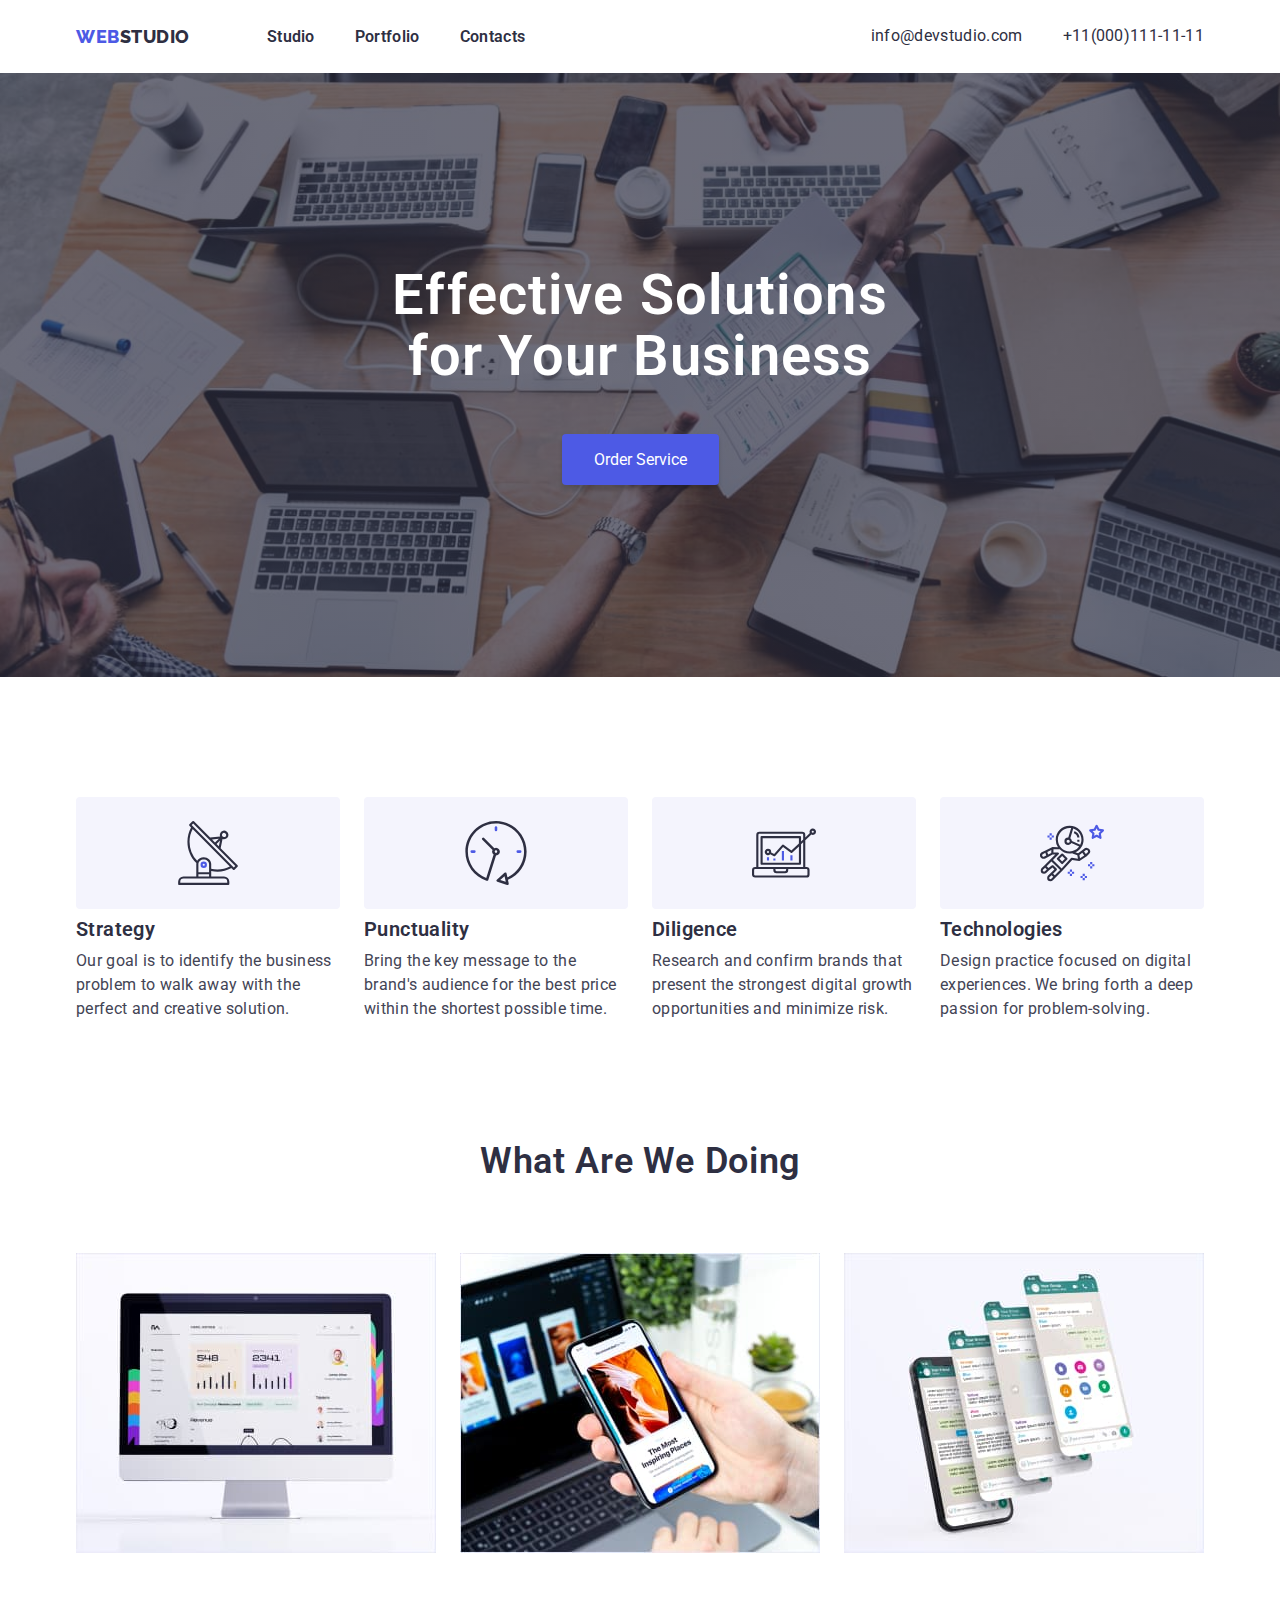
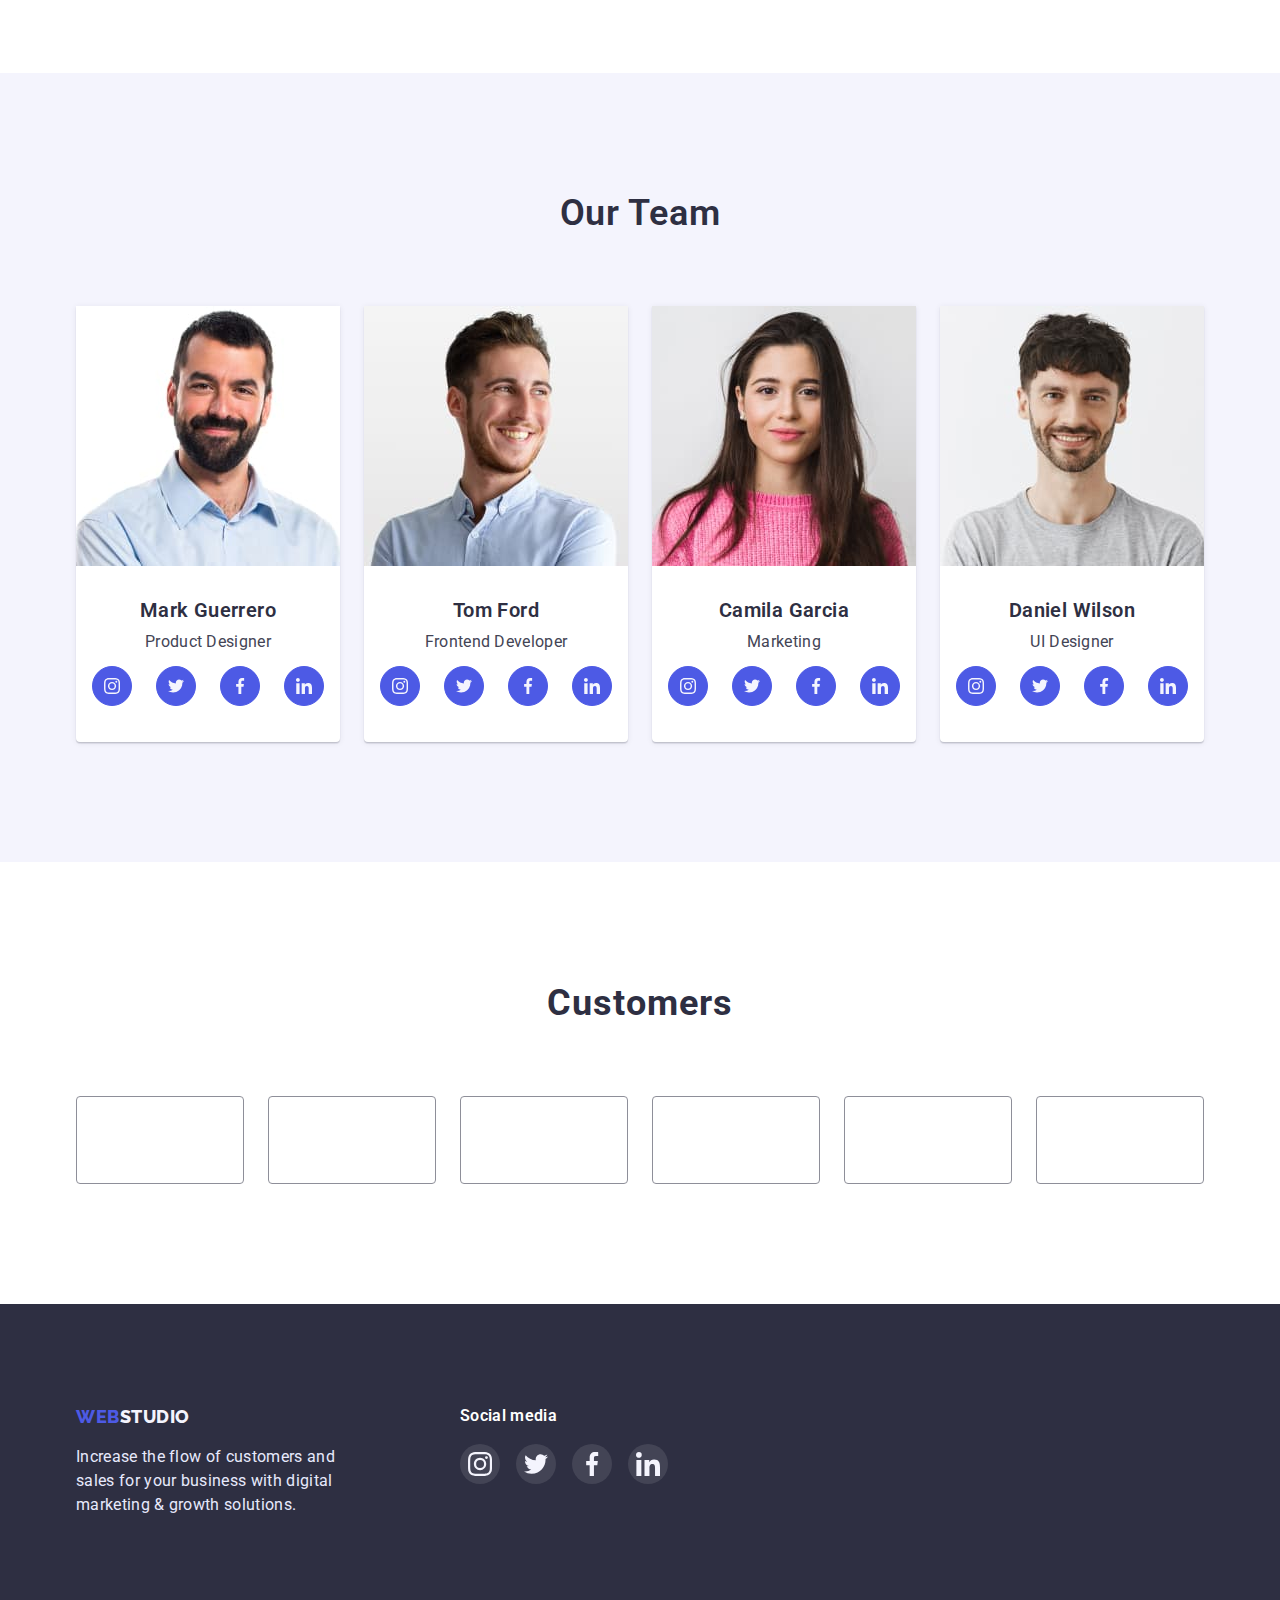
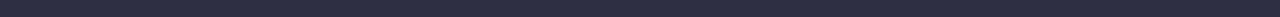
<file: index.html>
<!DOCTYPE html>
<html lang="uk">
  <head>
    <meta charset="UTF-8" />
    <meta http-equiv="X-UA-Compatible" content="IE=edge" />
    <meta name="viewport" content="width=device-width, initial-scale=1.0" />
    <link rel="stylesheet" href="css/modern-normalize.css" />
    <link rel="stylesheet" href="css/style.css" />
    <link rel="preconnect" href="https://fonts.googleapis.com" />
    <link rel="preconnect" href="https://fonts.gstatic.com" crossorigin />
    <link
      href="https://fonts.googleapis.com/css2?family=Raleway:wght@800&family=Roboto:wght@400;700&display=swap"
      rel="stylesheet"
    />
    <link rel="preconnect" href="https://fonts.googleapis.com" />
    <link rel="preconnect" href="https://fonts.gstatic.com" crossorigin />
    <link
      href="https://fonts.googleapis.com/css2?family=Raleway:wght@800&display=swap"
      rel="stylesheet"
    />
    <title>webstudio</title>
  </head>
  <body>
    <header>
      <div class="container header">
        <nav class="header__menu">
          <a class="logo" href="index.html"><span>Web</span>Studio</a>
          <ul class="header__menu__list">
            <li><a class="header__menu__link" href="index.html">Studio</a></li>
            <li>
              <a class="header__menu__link" href="portfolio.html">Portfolio</a>
            </li>
            <li><a class="header__menu__link" href="#">Contacts</a></li>
          </ul>
        </nav>
        <ul class="header__contact">
          <li>
            <a class="header__contact__link" href="mailto:info@devstudio.com"
              >info@devstudio.com</a
            >
          </li>
          <li>
            <a class="header__contact__link" href="tel:+110001111111"
              >+11(000)111-11-11</a
            >
          </li>
        </ul>
      </div>
    </header>
    <main>
      <section class="main__header">
        <div class="container">
          <h1>Effective Solutions for Your Business</h1>
          <button type="button">Order Service</button>
        </div>
      </section>
      <section class="main__text">
        <div class="container">
          <ul class="main__text__list">
            <li>
              <div class="main__text__list__icon">
                <svg class="icon-benefits" width="64px" height="64px">
                  <use href="./img/symbol-defs.svg#icon-antenna-min"></use>
                </svg>
              </div>
              <h3>Strategy</h3>
              <p>
                Our goal is to identify the business problem to walk away with
                the perfect and creative solution.
              </p>
            </li>
            <li>
              <div class="main__text__list__icon">
                <svg class="icon-benefits" width="64px" height="64px">
                  <use href="./img/symbol-defs.svg#icon-clock-min"></use>
                </svg>
              </div>
              <h3>Punctuality</h3>
              <p>
                Bring the key message to the brand's audience for the best price
                within the shortest possible time.
              </p>
            </li>
            <li>
              <div class="main__text__list__icon">
                <svg class="icon-benefits" width="64px" height="64px">
                  <use href="./img/symbol-defs.svg#icon-diagram-min"></use>
                </svg>
              </div>
              <h3>Diligence</h3>
              <p>
                Research and confirm brands that present the strongest digital
                growth opportunities and minimize risk.
              </p>
            </li>
            <li>
              <div class="main__text__list__icon">
                <svg class="icon-benefits" width="64px" height="64px">
                  <use href="./img/symbol-defs.svg#icon-astronaut--min"></use>
                </svg>
              </div>
              <h3>Technologies</h3>
              <p>
                Design practice focused on digital experiences. We bring forth a
                deep passion for problem-solving.
              </p>
            </li>
          </ul>
        </div>
      </section>
      <section class="main__descr section">
        <div class="container">
          <h2>What are we doing</h2>
          <ul class="main__descr__list">
            <li>
              <img
                width="360"
                height="300"
                src="img/Rectangle1.jpg"
                alt="розробка десктопних сайтів"
              />
            </li>
            <li>
              <img
                width="360"
                height="300"
                src="img/Rectangle2.jpg"
                alt="розробка мобільних додатків"
              />
            </li>
            <li>
              <img
                width="360"
                height="300"
                src="img/Rectangle3.jpg"
                alt="розробка дизайну"
              />
            </li>
          </ul>
        </div>
      </section>
      <section class="main__team section">
        <div class="container">
          <h2>Our Team</h2>
          <ul class="main__team__list">
            <li class="teammate">
              <img
                width="264"
                height="260"
                src="img/teams/img.jpg"
                alt="Марк Герреро"
              />
              <div class="teammate__text">
                <h3>Mark Guerrero</h3>
                <p>Product Designer</p>
                <ul class="social_media_team">
                  <li>
                    <a class="social_media_team-link" href="#">
                      <svg width="16px" height="16px">
                        <use href="./img/symbol-defs.svg#icon-instagram1"></use>
                      </svg>
                    </a>
                  </li>
                  <li>
                    <a class="social_media_team-link" href="#">
                      <svg width="16px" height="16px">
                        <use href="./img/symbol-defs.svg#icon-twitter1"></use>
                      </svg>
                    </a>
                  </li>
                  <li>
                    <a class="social_media_team-link" href="#">
                      <svg width="16px" height="16px">
                        <use href="./img/symbol-defs.svg#icon-facebook1"></use>
                      </svg>
                    </a>
                  </li>
                  <li>
                    <a class="social_media_team-link" href="#">
                      <svg width="16px" height="16px">
                        <use href="./img/symbol-defs.svg#icon-linkedin1"></use>
                      </svg>
                    </a>
                  </li>
                </ul>
              </div>
            </li>
            <li class="teammate">
              <img
                width="264"
                height="260"
                src="img/teams/img1.jpg"
                alt="Том Форд"
              />
              <div class="teammate__text">
                <h3>Tom Ford</h3>
                <p>Frontend Developer</p>
                <ul class="social_media_team">
                  <li>
                    <a class="social_media_team-link" href="#">
                      <svg width="16px" height="16px">
                        <use href="./img/symbol-defs.svg#icon-instagram1"></use>
                      </svg>
                    </a>
                  </li>
                  <li>
                    <a class="social_media_team-link" href="#">
                      <svg width="16px" height="16px">
                        <use href="./img/symbol-defs.svg#icon-twitter1"></use>
                      </svg>
                    </a>
                  </li>
                  <li>
                    <a class="social_media_team-link" href="#">
                      <svg width="16px" height="16px">
                        <use href="./img/symbol-defs.svg#icon-facebook1"></use>
                      </svg>
                    </a>
                  </li>
                  <li>
                    <a class="social_media_team-link" href="#">
                      <svg width="16px" height="16px">
                        <use href="./img/symbol-defs.svg#icon-linkedin1"></use>
                      </svg>
                    </a>
                  </li>
                </ul>
              </div>
            </li>
            <li class="teammate">
              <img
                width="264"
                height="260"
                src="img/teams/img2.jpg"
                alt="Каміла Гарсія"
              />
              <div class="teammate__text">
                <h3>Camila Garcia</h3>
                <p>Marketing</p>
                <ul class="social_media_team">
                  <li>
                    <a class="social_media_team-link" href="#">
                      <svg width="16px" height="16px">
                        <use href="./img/symbol-defs.svg#icon-instagram1"></use>
                      </svg>
                    </a>
                  </li>
                  <li>
                    <a class="social_media_team-link" href="#">
                      <svg width="16px" height="16px">
                        <use href="./img/symbol-defs.svg#icon-twitter1"></use>
                      </svg>
                    </a>
                  </li>
                  <li>
                    <a class="social_media_team-link" href="#">
                      <svg width="16px" height="16px">
                        <use href="./img/symbol-defs.svg#icon-facebook1"></use>
                      </svg>
                    </a>
                  </li>
                  <li>
                    <a class="social_media_team-link" href="#">
                      <svg width="16px" height="16px">
                        <use href="./img/symbol-defs.svg#icon-linkedin1"></use>
                      </svg>
                    </a>
                  </li>
                </ul>
              </div>
            </li>
            <li class="teammate">
              <img
                width="264"
                height="260"
                src="img/teams/img3.jpg"
                alt="Деніел Вілсон"
              />
              <div class="teammate__text">
                <h3>Daniel Wilson</h3>
                <p>UI Designer</p>
                <ul class="social_media_team">
                  <li>
                    <a class="social_media_team-link" href="#">
                      <svg width="16px" height="16px">
                        <use href="./img/symbol-defs.svg#icon-instagram1"></use>
                      </svg>
                    </a>
                  </li>
                  <li>
                    <a class="social_media_team-link" href="#">
                      <svg width="16px" height="16px">
                        <use href="./img/symbol-defs.svg#icon-twitter1"></use>
                      </svg>
                    </a>
                  </li>
                  <li>
                    <a class="social_media_team-link" href="#">
                      <svg width="16px" height="16px">
                        <use href="./img/symbol-defs.svg#icon-facebook1"></use>
                      </svg>
                    </a>
                  </li>
                  <li>
                    <a class="social_media_team-link" href="#">
                      <svg width="16px" height="16px">
                        <use href="./img/symbol-defs.svg#icon-linkedin1"></use>
                      </svg>
                    </a>
                  </li>
                </ul>
              </div>
            </li>
          </ul>
        </div>
      </section>
      <section class="customers section">
        <div class="container">
          <h2 class="customers__title">Customers</h2>
          <ul class="customers__list">
            <li>
              <a class="customers__link" href="#">
                <svg class="customers-svg" width="104px" height="56px">
                  <use href="./img/symbol-defs.svg#icon-Logo-min"></use>
                </svg>
              </a>
            </li>
            <li>
              <a class="customers__link" href="#">
                <svg class="customers-svg" width="104px" height="56px">
                  <use href="./img/symbol-defs.svg#icon-Logo1-min"></use>
                </svg>
              </a>
            </li>
            <li>
              <a class="customers__link" href="#">
                <svg class="customers-svg" width="104px" height="56px">
                  <use href="./img/symbol-defs.svg#icon-Logo2-min"></use>
                </svg>
              </a>
            </li>
            <li>
              <a class="customers__link" href="#">
                <svg class="customers-svg" width="104px" height="56px">
                  <use href="./img/symbol-defs.svg#icon-Logo3-min"></use>
                </svg>
              </a>
            </li>
            <li>
              <a class="customers__link" href="#">
                <svg class="customers-svg" width="104px" height="56px">
                  <use href="./img/symbol-defs.svg#icon-Logo4-min"></use>
                </svg>
              </a>
            </li>
            <li>
              <a class="customers__link" href="#">
                <svg class="customers-svg" width="104px" height="56px">
                  <use href="./img/symbol-defs.svg#icon-Logo5-min"></use>
                </svg>
              </a>
            </li>
          </ul>
        </div>
      </section>
    </main>
    <footer>
      <div class="container footer__content">
        <div>
          <a class="logo logo__footer" href="index.html"
            ><span>Web</span>Studio</a
          >
          <p>
            Increase the flow of customers and sales for your business with
            digital marketing & growth solutions.
          </p>
        </div>
        <div class="footer__social-media">
          <h3 class="footer__social-media-title">Social media</h3>
          <ul class="footer__social-media-list">
            <li>
              <a class="footer__social-media_link" href="#">
                <svg
                  class="footer__social-media_svg"
                  width="24px"
                  height="24px"
                >
                  <use href="img/symbol-defs.svg#icon-instagram2"></use>
                </svg>
              </a>
            </li>
            <li>
              <a class="footer__social-media_link" href="#">
                <svg
                  class="footer__social-media_svg"
                  width="24px"
                  height="24px"
                >
                  <use href="img/symbol-defs.svg#icon-twitter2"></use>
                </svg>
              </a>
            </li>
            <li>
              <a class="footer__social-media_link" href="#">
                <svg
                  class="footer__social-media_svg"
                  width="24px"
                  height="24px"
                >
                  <use href="img/symbol-defs.svg#icon-facebook2"></use>
                </svg>
              </a>
            </li>
            <li>
              <a class="footer__social-media_link" href="#">
                <svg
                  class="footer__social-media_svg"
                  width="24px"
                  height="24px"
                >
                  <use href="img/symbol-defs.svg#icon-linkedin2"></use>
                </svg>
              </a>
            </li>
          </ul>
        </div>
      </div>
    </footer>
  </body>
</html>
</file>
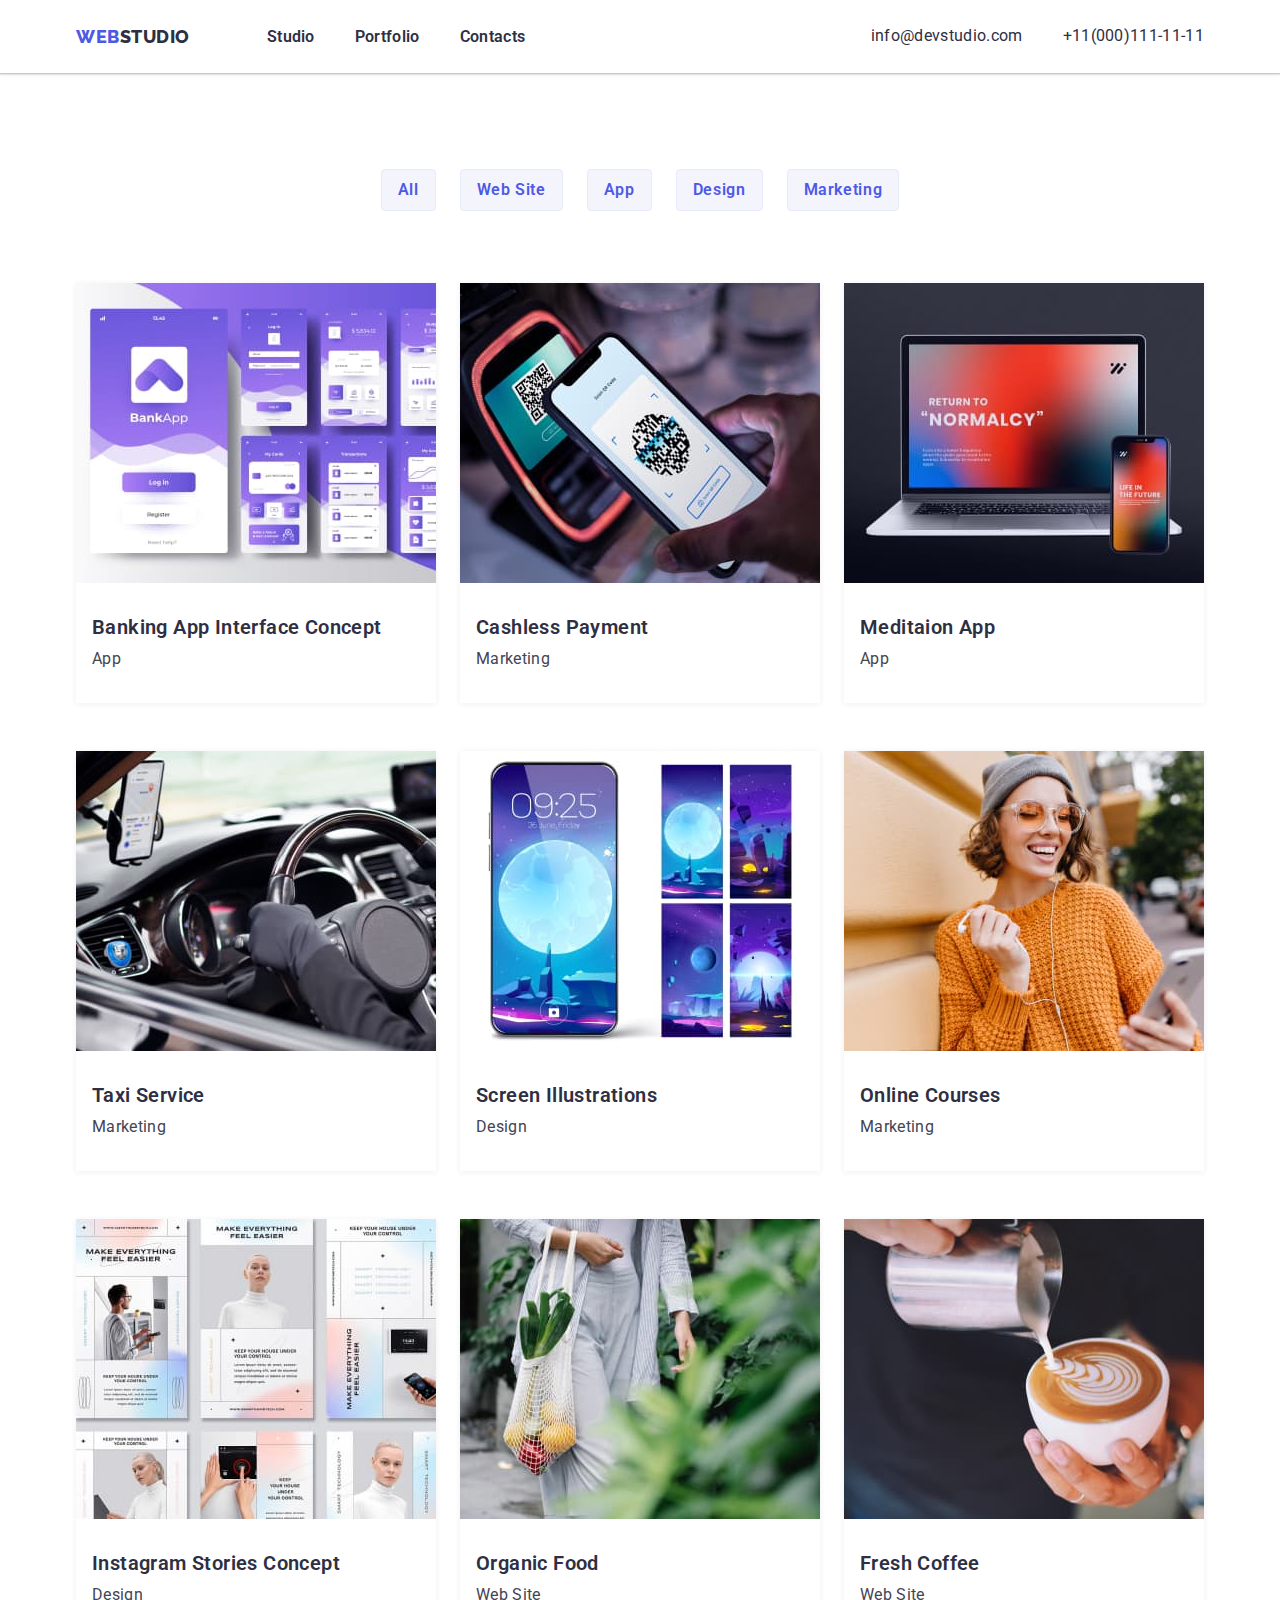
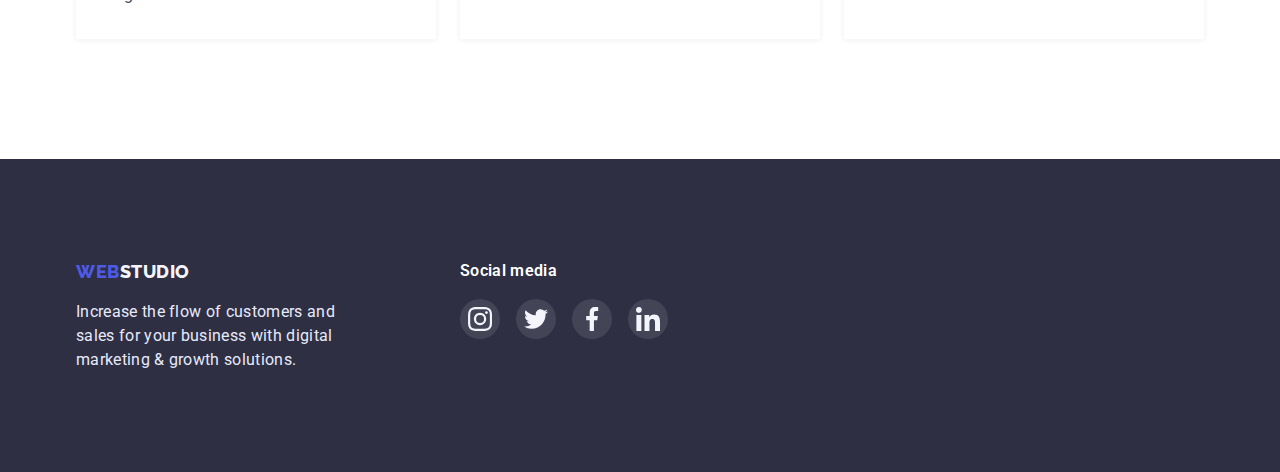
<file: portfolio.html>
<!DOCTYPE html>
<html lang="en">
  <head>
    <meta charset="UTF-8" />
    <meta http-equiv="X-UA-Compatible" content="IE=edge" />
    <meta name="viewport" content="width=device-width, initial-scale=1.0" />
    <link rel="stylesheet" href="css/modern-normalize.css" />
    <link rel="stylesheet" href="css/style.css" />
    <link rel="preconnect" href="https://fonts.googleapis.com" />
    <link rel="preconnect" href="https://fonts.gstatic.com" crossorigin />
    <link
      href="https://fonts.googleapis.com/css2?family=Raleway:wght@800&family=Roboto:wght@400;700&display=swap"
      rel="stylesheet"
    />
    <link rel="preconnect" href="https://fonts.googleapis.com" />
    <link rel="preconnect" href="https://fonts.gstatic.com" crossorigin />
    <link
      href="https://fonts.googleapis.com/css2?family=Raleway:wght@800&display=swap"
      rel="stylesheet"
    />
    <title>Document</title>
  </head>
  <body>
    <header>
      <div class="container header">
        <nav class="header__menu">
          <a class="logo" href="index.html"><span>Web</span>Studio</a>
          <ul class="header__menu__list">
            <li><a class="header__menu__link" href="index.html">Studio</a></li>
            <li>
              <a class="header__menu__link" href="portfolio.html">Portfolio</a>
            </li>
            <li><a class="header__menu__link" href="#">Contacts</a></li>
          </ul>
        </nav>
        <ul class="header__contact">
          <li>
            <a class="header__contact__link" href="mailto:info@devstudio.com"
              >info@devstudio.com</a
            >
          </li>
          <li>
            <a class="header__contact__link" href="tel:+110001111111"
              >+11(000)111-11-11</a
            >
          </li>
        </ul>
      </div>
    </header>
    <main>
      <section class="portfolio__content">
        <div class="container">
          <h1 class="visually-hidden">Портфолио</h1>
          <ul class="portfolio__buttons">
            <li><button type="button">All</button></li>
            <li><button type="button">Web Site</button></li>
            <li><button type="button">App</button></li>
            <li><button type="button">Design</button></li>
            <li><button type="button">Marketing</button></li>
          </ul>
          <ul class="portfolio__item">
            <li>
              <img
                width="360"
                height="300"
                src="img/portfolio/img11.jpg"
                alt="
      Концепція інтерфейсу банківської програми"
              />
              <div class="portfolio__item__text">
                <h3>Banking App Interface Concept</h3>
                <p>App</p>
              </div>
            </li>
            <li>
              <img
                width="360"
                height="300"
                src="img/portfolio/img12.jpg"
                alt="
        Безготівковий розрахунок"
              />
              <div class="portfolio__item__text">
                <h3>Cashless Payment</h3>
                <p>Marketing</p>
              </div>
            </li>
            <li>
              <img
                width="360"
                height="300"
                src="img/portfolio/img13.jpg"
                alt="
        Додаток для медитації"
              />
              <div class="portfolio__item__text">
                <h3>Meditaion App</h3>
                <p>App</p>
              </div>
            </li>
            <li>
              <img
                width="360"
                height="300"
                src="img/portfolio/img14.jpg"
                alt="
      Служба таксі"
              />
              <div class="portfolio__item__text">
                <h3>Taxi Service</h3>
                <p>Marketing</p>
              </div>
            </li>
            <li>
              <img
                width="360"
                height="300"
                src="img/portfolio/img15.jpg"
                alt="
        Екранні ілюстрації"
              />
              <div class="portfolio__item__text">
                <h3>Screen Illustrations</h3>
                <p>Design</p>
              </div>
            </li>
            <li>
              <img
                width="360"
                height="300"
                src="img/portfolio/img16.jpg"
                alt="Онлайн курси"
              />
              <div class="portfolio__item__text">
                <h3>Online Courses</h3>
                <p>Marketing</p>
              </div>
            </li>
            <li>
              <img
                width="360"
                height="300"
                src="img/portfolio/img17.jpg"
                alt="Концепція Інстаграм исторії"
              />
              <div class="portfolio__item__text">
                <h3>Instagram Stories Concept</h3>
                <p>Design</p>
              </div>
            </li>
            <li>
              <img
                width="360"
                height="300"
                src="img/portfolio/img18.jpg"
                alt="Натуральні харчові продукти"
              />
              <div class="portfolio__item__text">
                <h3>Organic Food</h3>
                <p>Web Site</p>
              </div>
            </li>
            <li>
              <img
                width="360"
                height="300"
                src="img/portfolio/img19.jpg"
                alt="Свіжа кава"
              />
              <div class="portfolio__item__text">
                <h3>Fresh Coffee</h3>
                <p>Web Site</p>
              </div>
            </li>
          </ul>
        </div>
      </section>
    </main>
    <footer>
      <div class="container footer__content">
        <div>
          <a class="logo logo__footer" href="index.html"
            ><span>Web</span>Studio</a
          >
          <p>
            Increase the flow of customers and sales for your business with
            digital marketing & growth solutions.
          </p>
        </div>
        <div class="footer__social-media">
          <h3 class="footer__social-media-title">Social media</h3>
          <ul class="footer__social-media-list">
            <li>
              <a class="footer__social-media_link" href="#">
                <svg
                  class="footer__social-media_svg"
                  width="24px"
                  height="24px"
                >
                  <use href="img/symbol-defs.svg#icon-instagram2"></use>
                </svg>
              </a>
            </li>
            <li>
              <a class="footer__social-media_link" href="#">
                <svg
                  class="footer__social-media_svg"
                  width="24px"
                  height="24px"
                >
                  <use href="img/symbol-defs.svg#icon-twitter2"></use>
                </svg>
              </a>
            </li>
            <li>
              <a class="footer__social-media_link" href="#">
                <svg
                  class="footer__social-media_svg"
                  width="24px"
                  height="24px"
                >
                  <use href="img/symbol-defs.svg#icon-facebook2"></use>
                </svg>
              </a>
            </li>
            <li>
              <a class="footer__social-media_link" href="#">
                <svg
                  class="footer__social-media_svg"
                  width="24px"
                  height="24px"
                >
                  <use href="img/symbol-defs.svg#icon-linkedin2"></use>
                </svg>
              </a>
            </li>
          </ul>
        </div>
      </div>
    </footer>
  </body>
</html>
</file>
<file: css/style.css>
* {
  text-decoration: none;
  list-style: none;
  padding: 0;
  margin: 0;
}

img {
  display: block;
  width: 100%;
  height: auto;
}

body {
  font-weight: 400;
  color: var(--brand-color2);
  font-family: "Roboto", sans-serif;
}

:root {
  --brand-color: #434455;
  --blu-color: #4d5ae5;
  --blu-color2: #404bbf;
  --brand-color2: #2e2f42;
  --white-color: #fff;
  --white-color2: #f4f4fd;
  --white-color3: #e7e9fc;
}

.section {
  padding: 120px 0;
}

.container {
  padding: 0 15px;
  width: 1158px;
  margin: 0 auto;
}

.logo {
  font-weight: 800;
  font-size: 18px;
  line-height: 1.4;
  align-items: center;
  letter-spacing: 0.03em;
  text-transform: uppercase;
  color: var(--brand-color2);
  font-family: "Raleway", sans-serif;
}

.logo span {
  color: var(--blu-color);
}

header {
  padding: 24px 0;
  box-shadow: 0px 2px 1px rgba(46, 47, 66, 0.08),
    0px 1px 1px rgba(46, 47, 66, 0.16), 0px 1px 6px rgba(46, 47, 66, 0.08);
}

.header {
  display: flex;
}

.header__menu {
  display: flex;
}

.header__menu__list {
  display: flex;
  align-items: center;
  margin: 0 0 0 77px;
}

.header__menu__list a {
  color: var(--brand-color2);
  font-weight: 600;
  font-size: 16px;
  line-height: 1.5;
  letter-spacing: 0.02em;
}

.header__menu__list li {
  margin: 0 40px 0 0;
}

.header__menu__list li:nth-child(3) {
  margin: 0;
}

.header__menu__link:hover,
.header__menu__link:focus {
  color: var(--brand-color);
}

.header__menu__link:active {
  color: var(--blu-color);
}

.header__contact {
  display: flex;
  margin-left: auto;
}

.header__contact li a {
  color: var(--brand-color2);
  font-weight: 400;
  font-size: 16px;
  line-height: 1.5;
  letter-spacing: 0.02em;
}

.header__contact li {
  margin: 0 0 0 40px;
}

.header__contact li:nth-child(1) {
  margin: 0;
}

.header__contact__link:hover,
.header__contact__link:focus {
  color: var(--blu-color);
}

.header__contact__link:active {
  color: var(--blu-color);
}

.main__header {
  background-image: linear-gradient(
      rgba(46, 47, 66, 0.7),
      rgba(46, 47, 66, 0.7)
    ),
    url(../img/people-office.jpg);
  background-size: cover;
  padding: 192px 0;
  text-align: center;
  margin: 0 auto;
  max-width: 1600px;
}

.main__header h1 {
  font-weight: 600;
  font-size: 56px;
  line-height: 1.08;
  text-align: center;
  letter-spacing: 0.02em;
  color: var(--white-color);
  margin: 0 auto;
  width: 496px;
}

.main__header button {
  max-width: 170px;
  background: var(--blu-color);
  box-shadow: 0px 4px 4px rgb(0 0 0 / 15%);
  border-radius: 4px;
  font-size: 16px;
  line-height: 1.19;
  color: var(--white-color);
  border: none;
  cursor: pointer;
  margin: 48px 0 0 0;
  padding: 16px 32px;
}

.main__header button:hover {
  box-shadow: 0px 1px 6px rgba(46, 47, 66, 0.08),
    0px 1px 1px rgba(46, 47, 66, 0.16), 0px 2px 1px rgba(46, 47, 66, 0.08);
}

.main__header button:active {
  background: var(--blu-color2);
  box-shadow: 0px 4px 4px rgba(0, 0, 0, 0.15);
}

.main__text {
  padding: 120px 0 0 0;
}

.main__text__list {
  display: flex;
  gap: 24px;
}

.main__text__list__icon {
  background: #f4f4fd;
  border-radius: 4px;
  background: #f4f4fd;
  border-radius: 4px;
  width: 264px;
  height: 112px;
  display: flex;
  justify-content: center;
  align-items: center;
}

.icon-benefits {
  display: block;
}

.main__text h3 {
  font-weight: 600;
  font-size: 20px;
  line-height: 1.2;
  letter-spacing: 0.02em;
  margin: 8px 0 8px 0;
}

.main__text p {
  font-size: 16px;
  line-height: 1.5;
  letter-spacing: 0.02em;
  color: var(--brand-color);
}

.main__descr h2 {
  font-weight: 600;
  font-size: 36px;
  line-height: 1.12;
  text-align: center;
  letter-spacing: 0.02em;
  text-transform: capitalize;
  margin: 0 0 72px 0;
}

.main__descr__list {
  display: flex;
  gap: 24px;
}

.main__team {
  background-color: var(--white-color2);
}

.main__team h2 {
  font-weight: 600;
  font-size: 36px;
  line-height: 1.12;
  text-align: center;
  letter-spacing: 0.02em;
  text-transform: capitalize;
  margin: 0 0 72px;
}

.main__team__list {
  display: flex;
  gap: 24px;
}

.teammate {
  background: #ffffff;
  box-shadow: 0px 1px 6px rgba(46, 47, 66, 0.08),
    0px 1px 1px rgba(46, 47, 66, 0.16), 0px 2px 1px rgba(46, 47, 66, 0.08);
  border-radius: 0px 0px 4px 4px;
}

.teammate__text {
  padding: 32px 16px;
}

.social_media_team {
  display: flex;
  gap: 24px;
  padding: 4px 0;
}

.social_media_team-link {
  width: 40px;
  height: 40px;
  width: 40px;
  height: 40px;
  display: flex;
  justify-content: center;
  align-items: center;
  border-radius: 50%;
  border: 1px solid var(--blu-color);
  background-color: var(--blu-color);
}

.teammate h3 {
  font-weight: 600;
  font-size: 20px;
  line-height: 1.2;
  text-align: center;
  letter-spacing: 0.02em;
}

.teammate p {
  font-size: 16px;
  line-height: 24px;
  text-align: center;
  letter-spacing: 0.02em;
  color: var(--brand-color);
  margin: 8px 0 8px 0;
}

.customers__title {
  color: var(--brand-color2);
  text-align: center;
  margin: 0 0 72px 0;
  font-weight: 700;
  font-size: 36px;
  line-height: 1.17;
  letter-spacing: 0.03em;
}

.customers__list {
  display: flex;
  gap: 24px;
  height: 88px;
}

.customers__link {
  border: 1px solid #8e8f99;
  border-radius: 4px;
  width: 168px;
  height: 88px;
  display: flex;
  justify-content: center;
  align-items: center;
}

.customers__link:hover,
.customers__link:focus{
  border: 1px solid var(--blu-color);
}

.customers-svg {
  fill: #8e8f99;
}

.customers__link:hover .customers-svg{
  fill: var(--blu-color);
}

.customers__link:hover .customers-svg{
  fill: var(--blu-color);
}

footer {
  background-color: var(--brand-color2);
}

.logo__footer {
  color: var(--white-color2);
  display: inline-block;
}

.footer__content {
  display: flex;
}

.footer__social-media {
  height: 100%;
  margin: 0 0 0 120px;
}

.footer__social-media-title {
  color: var(--white-color);
  font-weight: 600;
  font-size: 16px;
  line-height: 1.5;
  letter-spacing: 0.02em;
  margin: 0 0 16px 0;
}

.footer__social-media-list {
  display: flex;
  height: 40px;
  max-width: 208px;
  gap: 16px;
}

.footer__social-media_link {
  width: 40px;
  height: 40px;
  display: flex;
  justify-content: center;
  align-items: center;
  border: 0px solid rgba(255, 255, 255, 0.1);
  border-radius: 50%;
  background: rgba(255, 255, 255, 0.1);
}

.footer__social-media_link:hover {
  background-color: #31d0aa;
}

.footer__social-media_link:focus {
  background-color: #31d0aa;
}
/* Portfolio */

.visually-hidden {
  position: absolute;
  width: 1px;
  height: 1px;
  margin: -1px;
  border: 0;
  padding: 0;
  white-space: nowrap;
  clip-path: inset(100%);
  clip: rect(0 0 0 0);
  overflow: hidden;
}

.portfolio__content {
  padding: 96px 0 120px 0;
}

.portfolio__buttons {
  display: flex;
  justify-content: center;
}

.portfolio__buttons button {
  font-family: "Roboto";
  font-style: normal;
  font-weight: 600;
  font-size: 16px;
  line-height: 1.5;
  letter-spacing: 0.04em;
  background: var(--white-color2);
  border: 1px solid var(--white-color3);
  border-radius: 4px;
  color: var(--blu-color);
  cursor: pointer;
  padding: 8px 16px;
}

.portfolio__buttons li {
  margin: 0 24px 0 0;
}

.portfolio__buttons li:nth-child(5) {
  margin: 0;
}

.portfolio__buttons button:hover,
.portfolio__buttons button:focus {
  border: 1px solid var(--blu-color);
  background: var(--blu-color);
  box-shadow: 0px 3px 1px rgba(0, 0, 0, 0.1), 0px 2px 1px rgba(0, 0, 0, 0.08),
    0px 2px 2px rgba(0, 0, 0, 0.12);
  color: var(--white-color);
}

.portfolio__buttons button:active {
  background: var(--blu-color2);
  box-shadow: 0px 3px 1px rgba(0, 0, 0, 0.1), 0px 2px 1px rgba(0, 0, 0, 0.08),
    0px 2px 2px rgba(0, 0, 0, 0.12);
  color: var(--white-color);
}

.portfolio__item {
  display: flex;
  flex-wrap: wrap;
  margin: 72px 0 0 0;
}

.portfolio__item__text {
  padding: 32px 0 32px 16px;
}
.portfolio__item li:nth-child(n + 7) {
  margin: 0 24px 0 0;
}
.portfolio__item li:nth-child(3n + 3) {
  margin: 0 0 48px 0;
}
.portfolio__item li:nth-child(9) {
  margin: 0;
}

.portfolio__item li {
  box-shadow: 0px 1px 6px rgba(46, 47, 66, 0.08);
  margin: 0 24px 48px 0;
}

.portfolio__item img {
  display: block;
}

.portfolio__item li:hover,
.portfolio__item li:focus {
  box-shadow: 0px 1px 6px rgba(46, 47, 66, 0.08),
    0px 1px 1px rgba(46, 47, 66, 0.16), 0px 2px 1px rgba(46, 47, 66, 0.08);
}

.portfolio__item h3 {
  font-weight: 600;
  font-size: 20px;
  line-height: 1.2;
  letter-spacing: 0.02em;
  margin: 0 0 8px 0;
}

.portfolio__item p {
  font-size: 16px;
  line-height: 1.5;
  letter-spacing: 0.02em;
  color: var(--brand-color);
}

/* footer */

footer {
  padding: 100px 0;
}

footer p {
  max-width: 264px;
  margin: 16px 0 0 0;
  font-size: 16px;
  line-height: 24px;
  letter-spacing: 0.02em;
  color: var(--white-color3);
}
</file>
